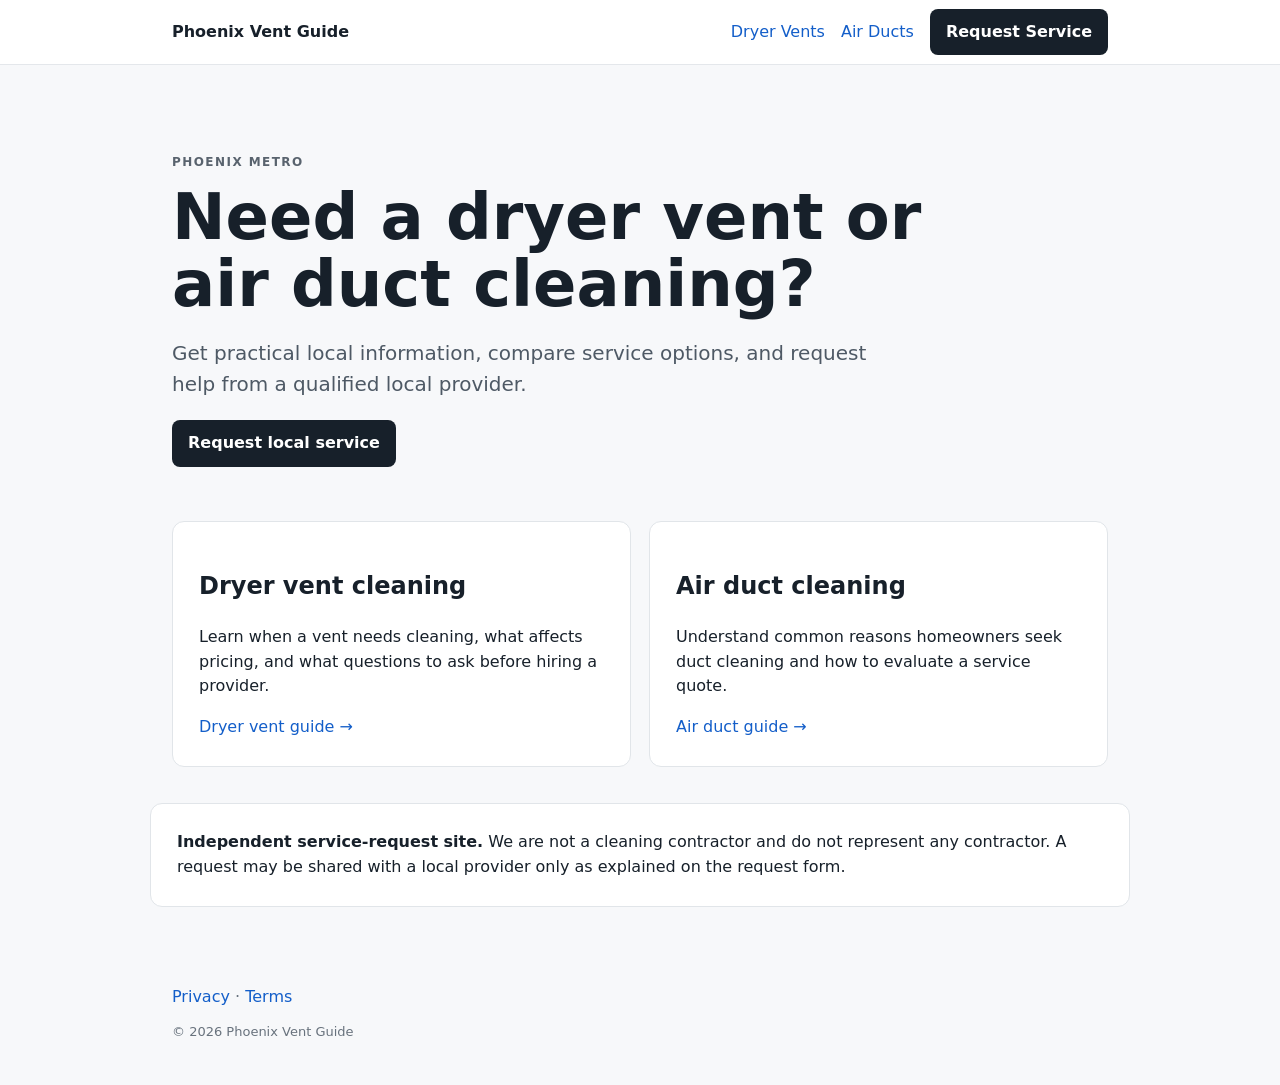
<file: index.html>
<!doctype html>
<html lang="en"><head><meta charset="utf-8"><meta name="viewport" content="width=device-width,initial-scale=1"><meta name="description" content="Phoenix dryer vent and air duct cleaning information and local service request. Independent lead-generation site."><title>Phoenix Vent Cleaning Guide</title><link rel="stylesheet" href="styles.css"></head>
<body><header><div class="wrap nav"><a class="brand" href="index.html">Phoenix Vent Guide</a><nav><a href="dryer-vent.html">Dryer Vents</a><a href="air-duct.html">Air Ducts</a><a class="cta" href="request.html">Request Service</a></nav></div></header>
<main><section class="hero wrap"><p class="eyebrow">PHOENIX METRO</p><h1>Need a dryer vent or air duct cleaning?</h1><p class="lead">Get practical local information, compare service options, and request help from a qualified local provider.</p><a class="button" href="request.html">Request local service</a></section>
<section class="grid wrap"><article><h2>Dryer vent cleaning</h2><p>Learn when a vent needs cleaning, what affects pricing, and what questions to ask before hiring a provider.</p><a href="dryer-vent.html">Dryer vent guide →</a></article><article><h2>Air duct cleaning</h2><p>Understand common reasons homeowners seek duct cleaning and how to evaluate a service quote.</p><a href="air-duct.html">Air duct guide →</a></article></section>
<section class="notice wrap"><strong>Independent service-request site.</strong> We are not a cleaning contractor and do not represent any contractor. A request may be shared with a local provider only as explained on the request form.</section></main><footer><div class="wrap"><a href="privacy.html">Privacy</a> · <a href="terms.html">Terms</a><p>© 2026 Phoenix Vent Guide</p></div></footer></body></html>
</file>
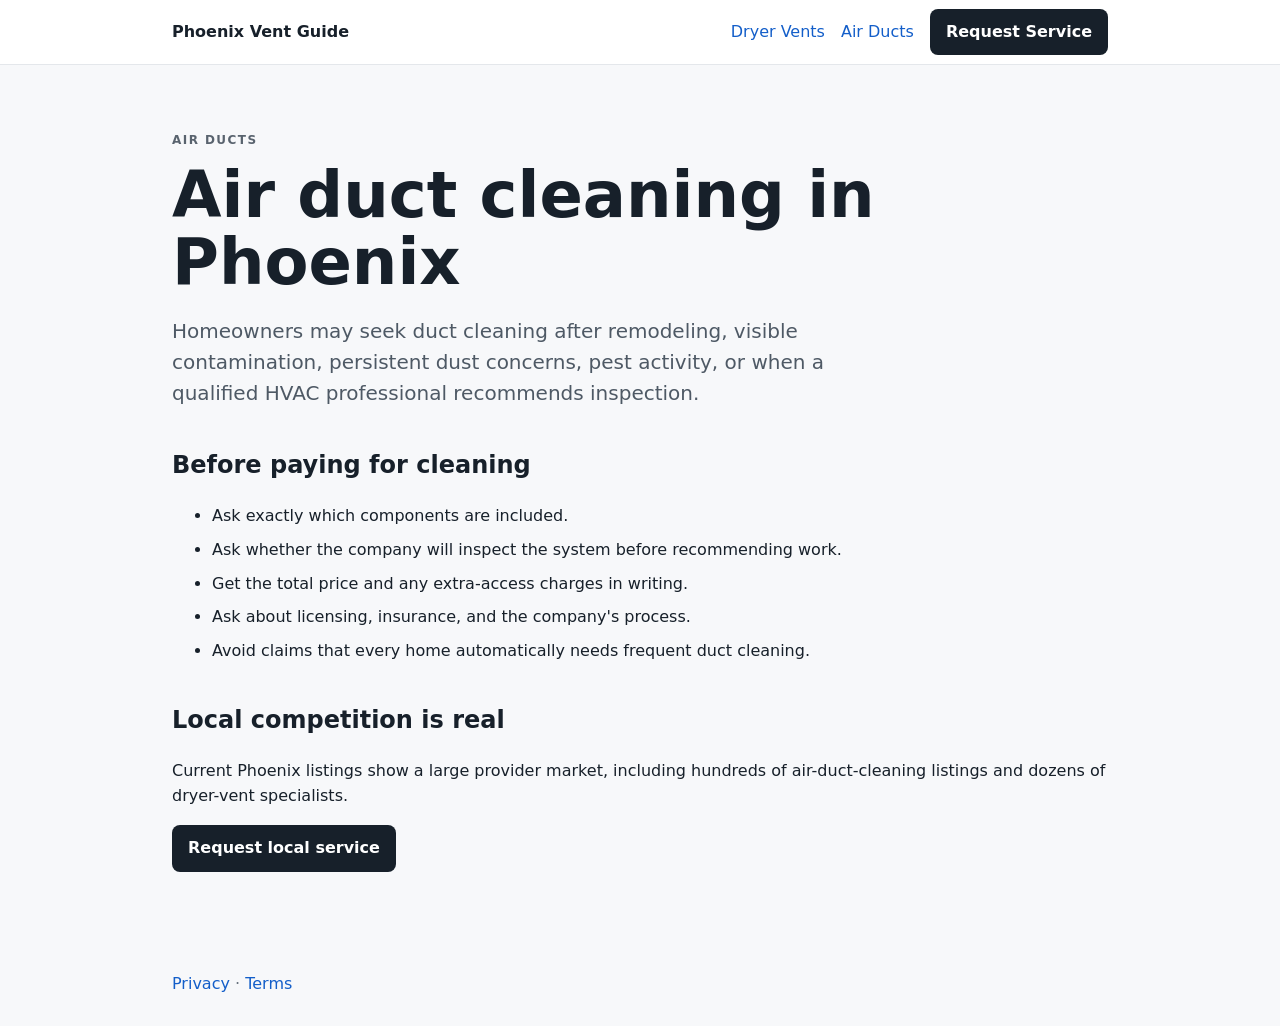
<file: air-duct.html>
<!doctype html><html lang="en"><head><meta charset="utf-8"><meta name="viewport" content="width=device-width,initial-scale=1"><meta name="description" content="Phoenix air duct cleaning guide and local service request."><title>Air Duct Cleaning Phoenix | Guide</title><link rel="stylesheet" href="styles.css"></head><body><header><div class="wrap nav"><a class="brand" href="index.html">Phoenix Vent Guide</a><nav><a href="dryer-vent.html">Dryer Vents</a><a href="air-duct.html">Air Ducts</a><a class="cta" href="request.html">Request Service</a></nav></div></header><main class="wrap article"><p class="eyebrow">AIR DUCTS</p><h1>Air duct cleaning in Phoenix</h1><p class="lead">Homeowners may seek duct cleaning after remodeling, visible contamination, persistent dust concerns, pest activity, or when a qualified HVAC professional recommends inspection.</p><h2>Before paying for cleaning</h2><ul><li>Ask exactly which components are included.</li><li>Ask whether the company will inspect the system before recommending work.</li><li>Get the total price and any extra-access charges in writing.</li><li>Ask about licensing, insurance, and the company's process.</li><li>Avoid claims that every home automatically needs frequent duct cleaning.</li></ul><h2>Local competition is real</h2><p>Current Phoenix listings show a large provider market, including hundreds of air-duct-cleaning listings and dozens of dryer-vent specialists.</p><a class="button" href="request.html">Request local service</a></main><footer><div class="wrap"><a href="privacy.html">Privacy</a> · <a href="terms.html">Terms</a></div></footer></body></html>
</file>
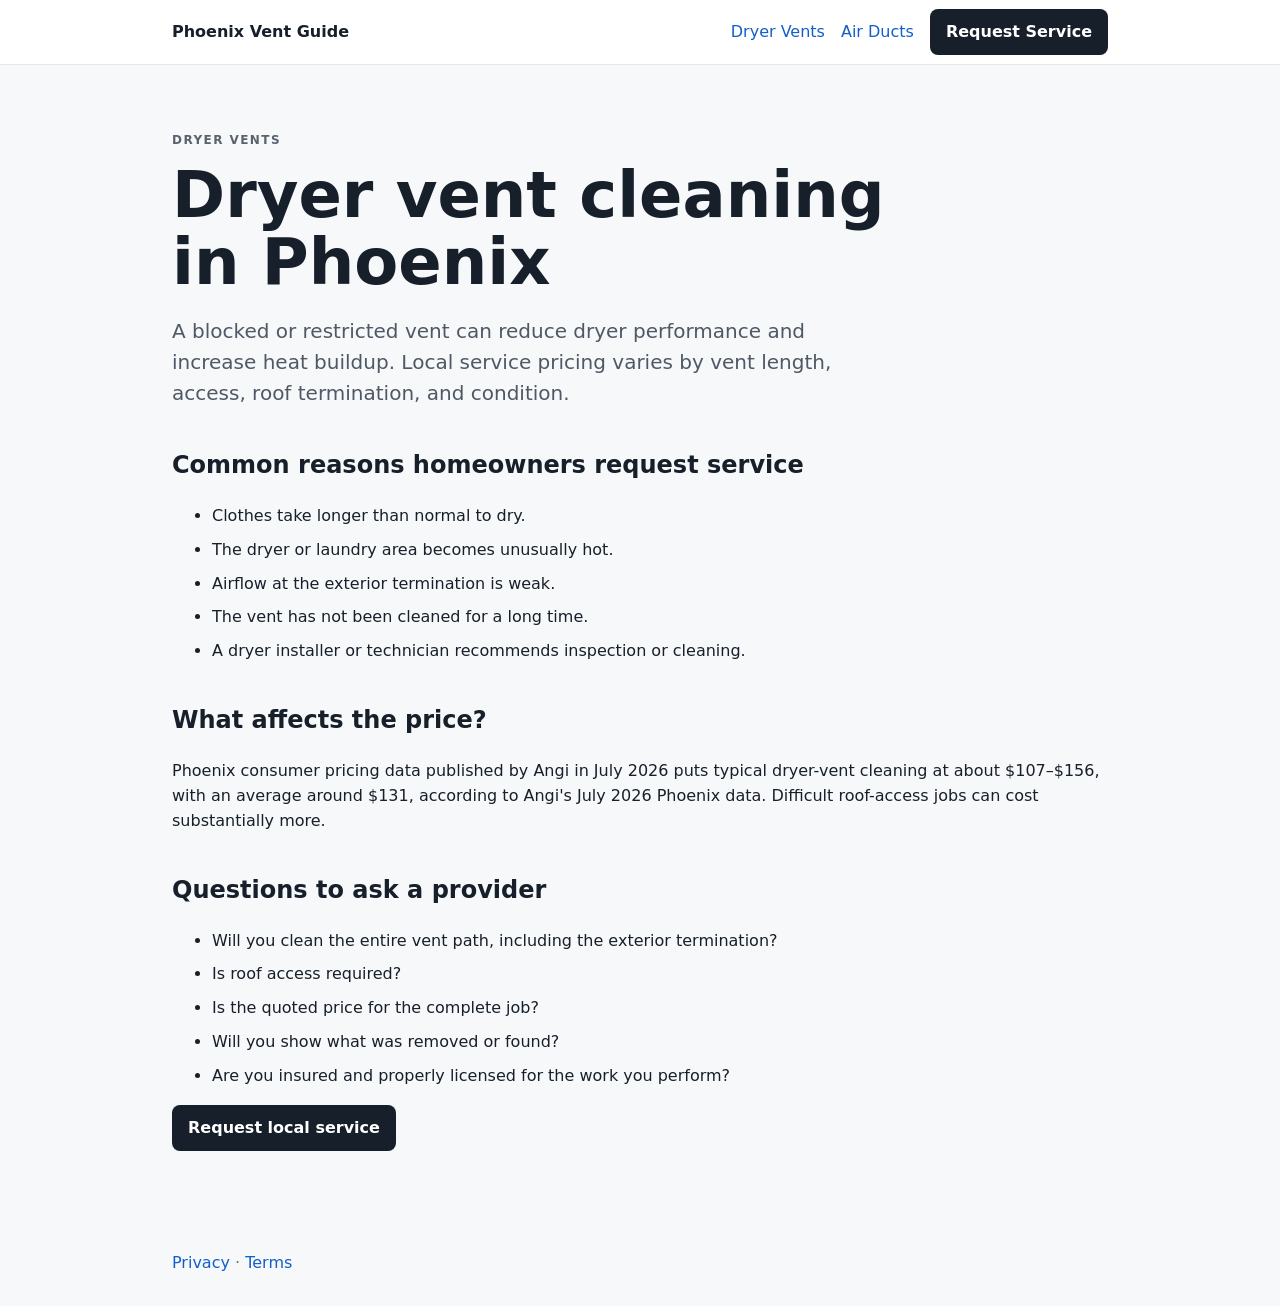
<file: dryer-vent.html>
<!doctype html><html lang="en"><head><meta charset="utf-8"><meta name="viewport" content="width=device-width,initial-scale=1"><meta name="description" content="Phoenix dryer vent cleaning guide, warning signs, questions to ask, and service request."><title>Dryer Vent Cleaning Phoenix | Guide</title><link rel="stylesheet" href="styles.css"></head><body><header><div class="wrap nav"><a class="brand" href="index.html">Phoenix Vent Guide</a><nav><a href="dryer-vent.html">Dryer Vents</a><a href="air-duct.html">Air Ducts</a><a class="cta" href="request.html">Request Service</a></nav></div></header><main class="wrap article"><p class="eyebrow">DRYER VENTS</p><h1>Dryer vent cleaning in Phoenix</h1><p class="lead">A blocked or restricted vent can reduce dryer performance and increase heat buildup. Local service pricing varies by vent length, access, roof termination, and condition.</p><h2>Common reasons homeowners request service</h2><ul><li>Clothes take longer than normal to dry.</li><li>The dryer or laundry area becomes unusually hot.</li><li>Airflow at the exterior termination is weak.</li><li>The vent has not been cleaned for a long time.</li><li>A dryer installer or technician recommends inspection or cleaning.</li></ul><h2>What affects the price?</h2><p>Phoenix consumer pricing data published by Angi in July 2026 puts typical dryer-vent cleaning at about $107–$156, with an average around $131, according to Angi's July 2026 Phoenix data. Difficult roof-access jobs can cost substantially more.</p><h2>Questions to ask a provider</h2><ul><li>Will you clean the entire vent path, including the exterior termination?</li><li>Is roof access required?</li><li>Is the quoted price for the complete job?</li><li>Will you show what was removed or found?</li><li>Are you insured and properly licensed for the work you perform?</li></ul><a class="button" href="request.html">Request local service</a></main><footer><div class="wrap"><a href="privacy.html">Privacy</a> · <a href="terms.html">Terms</a></div></footer></body></html>
</file>
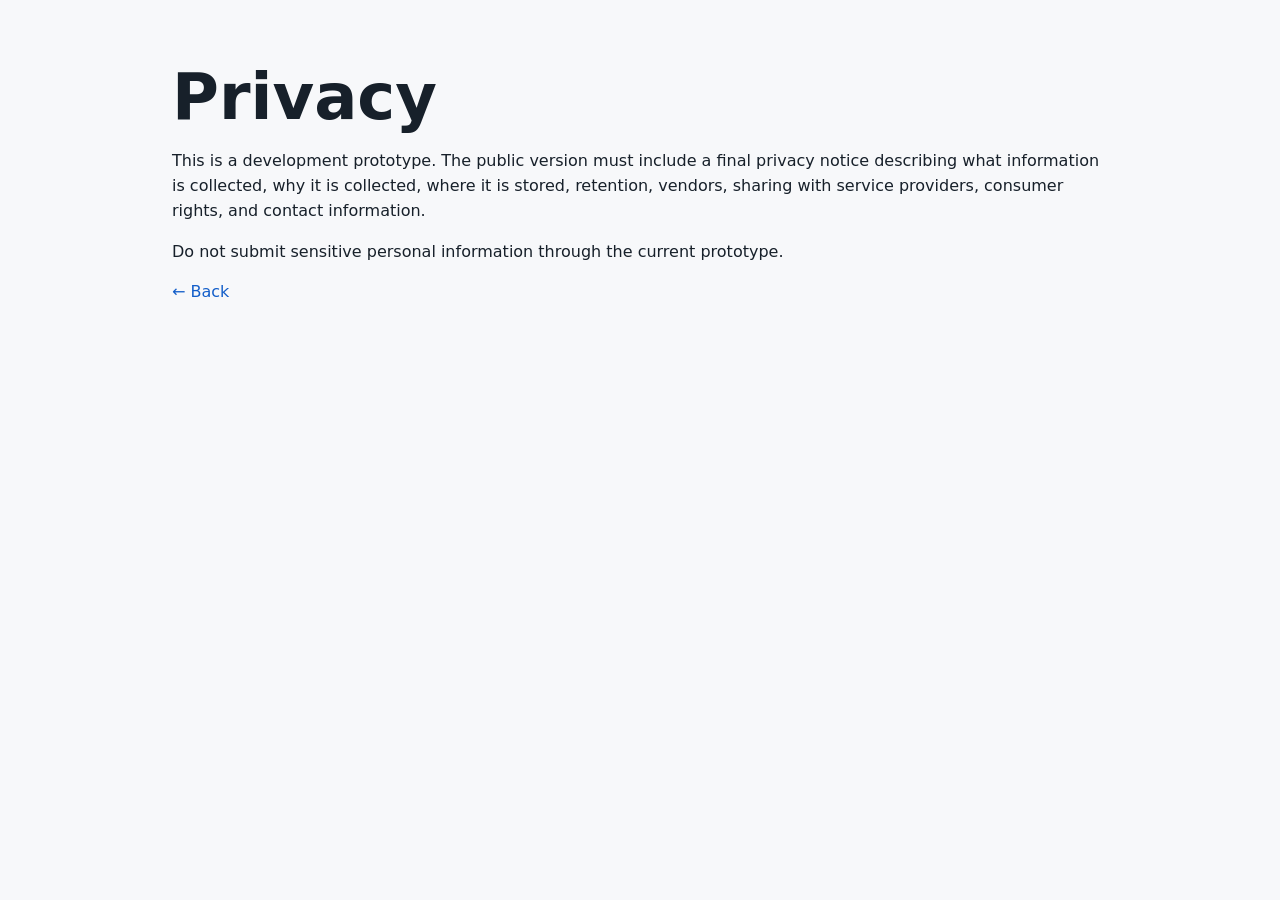
<file: privacy.html>
<!doctype html><html lang="en"><head><meta charset="utf-8"><meta name="viewport" content="width=device-width,initial-scale=1"><meta name="description" content="Phoenix Vent Guide privacy information."><title>Privacy | Phoenix Vent Guide</title><link rel="stylesheet" href="styles.css"></head><body><main class="wrap article"><h1>Privacy</h1><p>This is a development prototype. The public version must include a final privacy notice describing what information is collected, why it is collected, where it is stored, retention, vendors, sharing with service providers, consumer rights, and contact information.</p><p>Do not submit sensitive personal information through the current prototype.</p><a href="index.html">← Back</a></main></body></html>
</file>
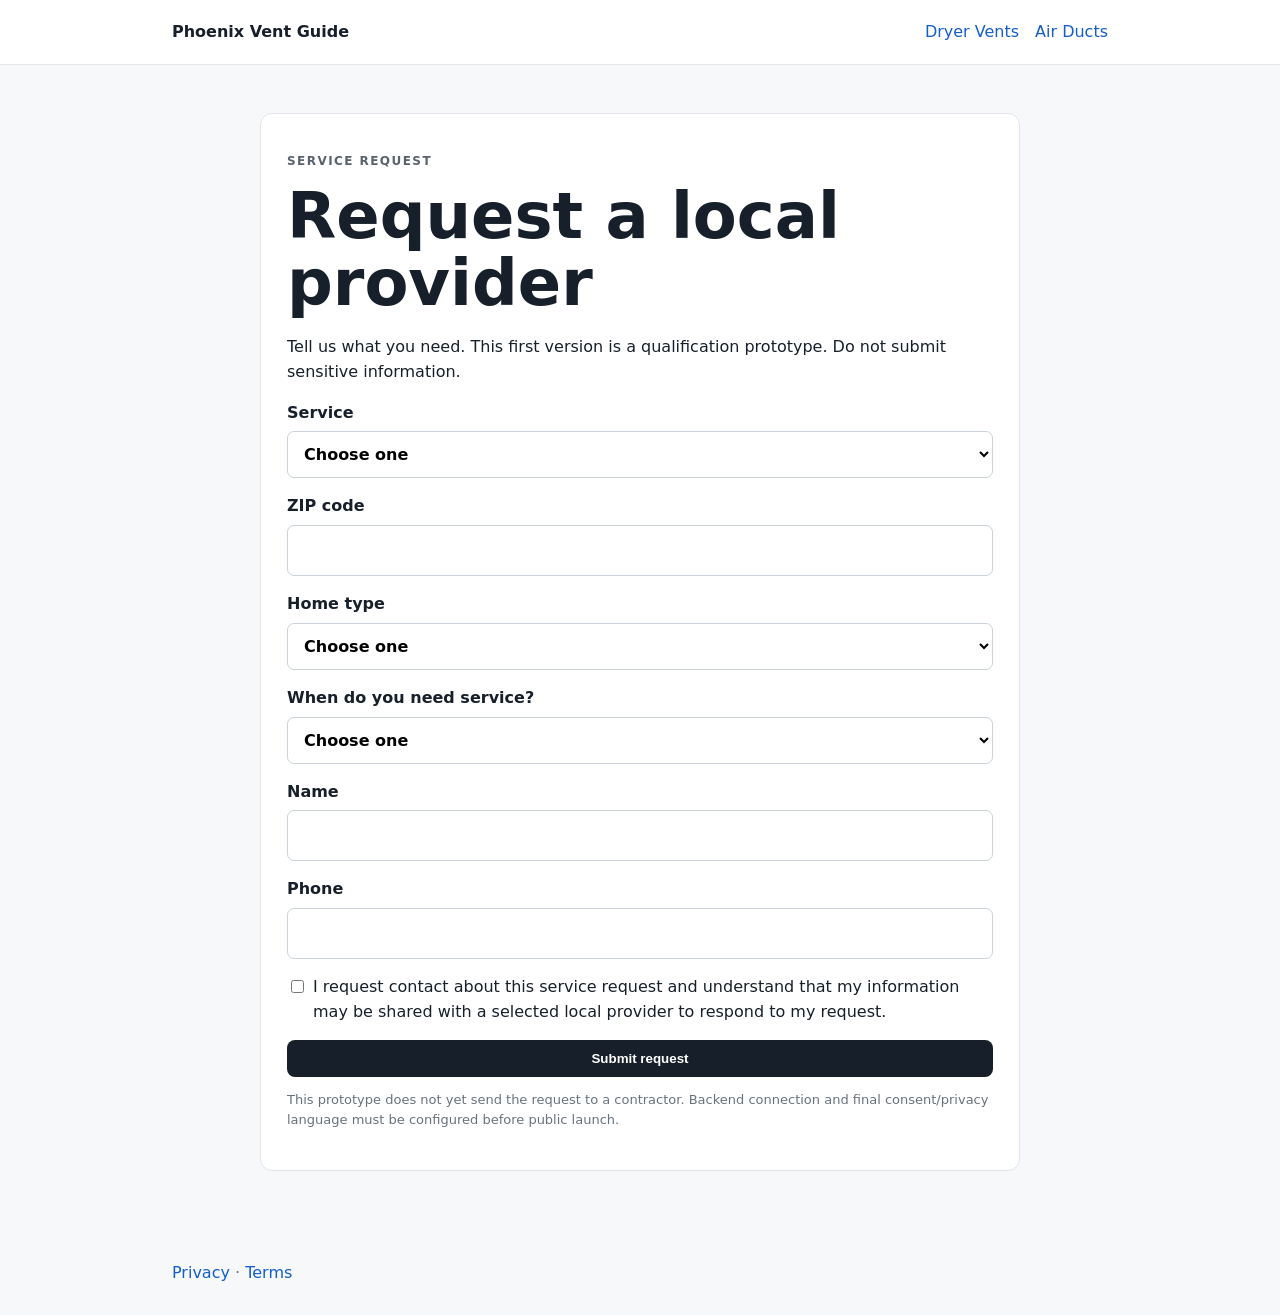
<file: request.html>
<!doctype html><html lang="en"><head><meta charset="utf-8"><meta name="viewport" content="width=device-width,initial-scale=1"><meta name="description" content="Request a local Phoenix dryer vent or air duct cleaning provider."><title>Request Local Service | Phoenix Vent Guide</title><link rel="stylesheet" href="styles.css"></head><body><header><div class="wrap nav"><a class="brand" href="index.html">Phoenix Vent Guide</a><nav><a href="dryer-vent.html">Dryer Vents</a><a href="air-duct.html">Air Ducts</a></nav></div></header><main class="wrap formpage"><p class="eyebrow">SERVICE REQUEST</p><h1>Request a local provider</h1><p>Tell us what you need. This first version is a qualification prototype. Do not submit sensitive information.</p><form id="leadForm"><label>Service<select name="service" required><option value="">Choose one</option><option>Dryer vent cleaning</option><option>Air duct cleaning</option><option>Both</option></select></label><label>ZIP code<input name="zip" inputmode="numeric" pattern="[0-9]{5}" maxlength="5" required></label><label>Home type<select name="homeType" required><option value="">Choose one</option><option>Single-family home</option><option>Townhome</option><option>Condo</option><option>Other</option></select></label><label>When do you need service?<select name="timing" required><option value="">Choose one</option><option>ASAP</option><option>Within 1 week</option><option>Within 1 month</option><option>Just researching</option></select></label><label>Name<input name="name" autocomplete="name" required></label><label>Phone<input name="phone" type="tel" autocomplete="tel" required></label><label class="check"><input type="checkbox" name="contactConsent" required> I request contact about this service request and understand that my information may be shared with a selected local provider to respond to my request.</label><button class="button" type="submit">Submit request</button></form><div id="result" class="result" hidden></div><p class="small">This prototype does not yet send the request to a contractor. Backend connection and final consent/privacy language must be configured before public launch.</p></main><script src="app.js"></script><footer><div class="wrap"><a href="privacy.html">Privacy</a> · <a href="terms.html">Terms</a></div></footer></body></html>
</file>
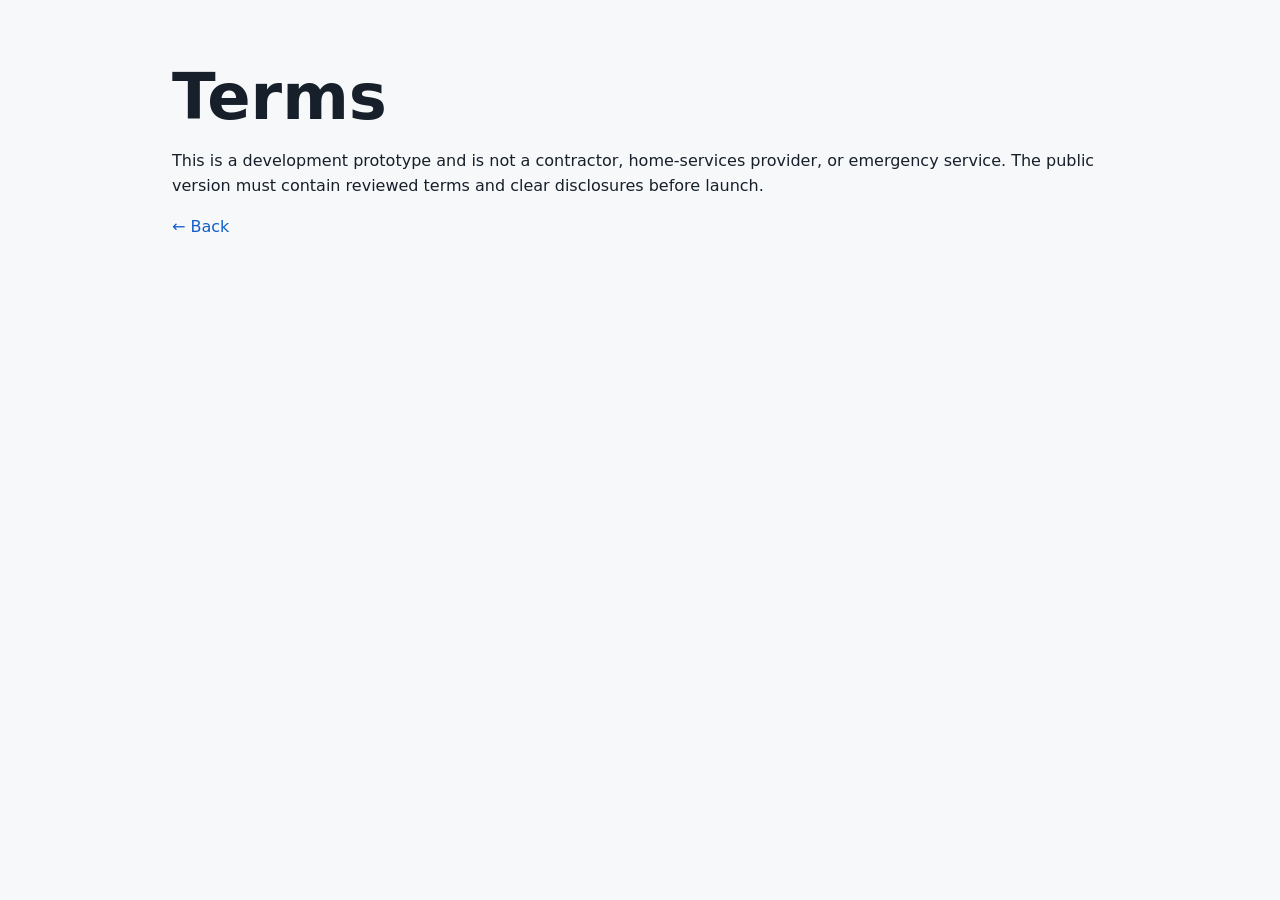
<file: terms.html>
<!doctype html><html lang="en"><head><meta charset="utf-8"><meta name="viewport" content="width=device-width,initial-scale=1"><meta name="description" content="Phoenix Vent Guide terms information."><title>Terms | Phoenix Vent Guide</title><link rel="stylesheet" href="styles.css"></head><body><main class="wrap article"><h1>Terms</h1><p>This is a development prototype and is not a contractor, home-services provider, or emergency service. The public version must contain reviewed terms and clear disclosures before launch.</p><a href="index.html">← Back</a></main></body></html>
</file>
<file: styles.css>
:root{font-family:system-ui,-apple-system,Segoe UI,sans-serif;color:#17202a;background:#f7f8fa}*{box-sizing:border-box}body{margin:0;line-height:1.55}a{color:#135ec9;text-decoration:none}.wrap{max-width:980px;margin:auto;padding:0 22px}header{background:#fff;border-bottom:1px solid #e4e7eb}.nav{min-height:64px;display:flex;align-items:center;justify-content:space-between;gap:18px}.brand{font-weight:800;color:#17202a}.nav nav{display:flex;gap:16px;align-items:center}.cta,.button{background:#17202a;color:#fff;padding:11px 16px;border-radius:8px;display:inline-block;border:0;font-weight:700;cursor:pointer}.hero{padding-top:76px;padding-bottom:54px}.eyebrow{font-size:12px;font-weight:800;letter-spacing:.12em;color:#59636e}.hero h1,.article h1,.formpage h1{font-size:clamp(36px,7vw,64px);line-height:1.05;max-width:760px;margin:10px 0 18px}.lead{font-size:20px;max-width:720px;color:#4e5965}.grid{display:grid;grid-template-columns:repeat(2,1fr);gap:18px;padding-bottom:36px}.grid article,.notice,.formpage{background:#fff;border:1px solid #e1e5e9;border-radius:12px;padding:26px}.notice{margin-bottom:48px}.article{padding-top:54px;padding-bottom:70px}.article h2{margin-top:38px}.article li{margin:9px 0}.formpage{margin-top:48px;margin-bottom:60px;max-width:760px}.formpage form{display:grid;gap:16px}.formpage label{display:grid;gap:6px;font-weight:700}.formpage input,.formpage select{font:inherit;padding:12px;border:1px solid #cbd2d9;border-radius:7px;background:#fff}.check{grid-template-columns:auto 1fr!important;align-items:start;font-weight:500!important}.check input{margin-top:5px}.result{margin-top:20px;padding:16px;border:1px solid #b9d4c0;background:#f2f9f4;border-radius:8px}.small{font-size:13px;color:#68727d}footer{padding:30px 0;color:#68727d}footer p{font-size:13px}@media(max-width:680px){.nav{align-items:flex-start;padding-top:14px;padding-bottom:14px}.nav nav{flex-wrap:wrap;justify-content:flex-end}.grid{grid-template-columns:1fr}.hero{padding-top:50px}}
</file>
